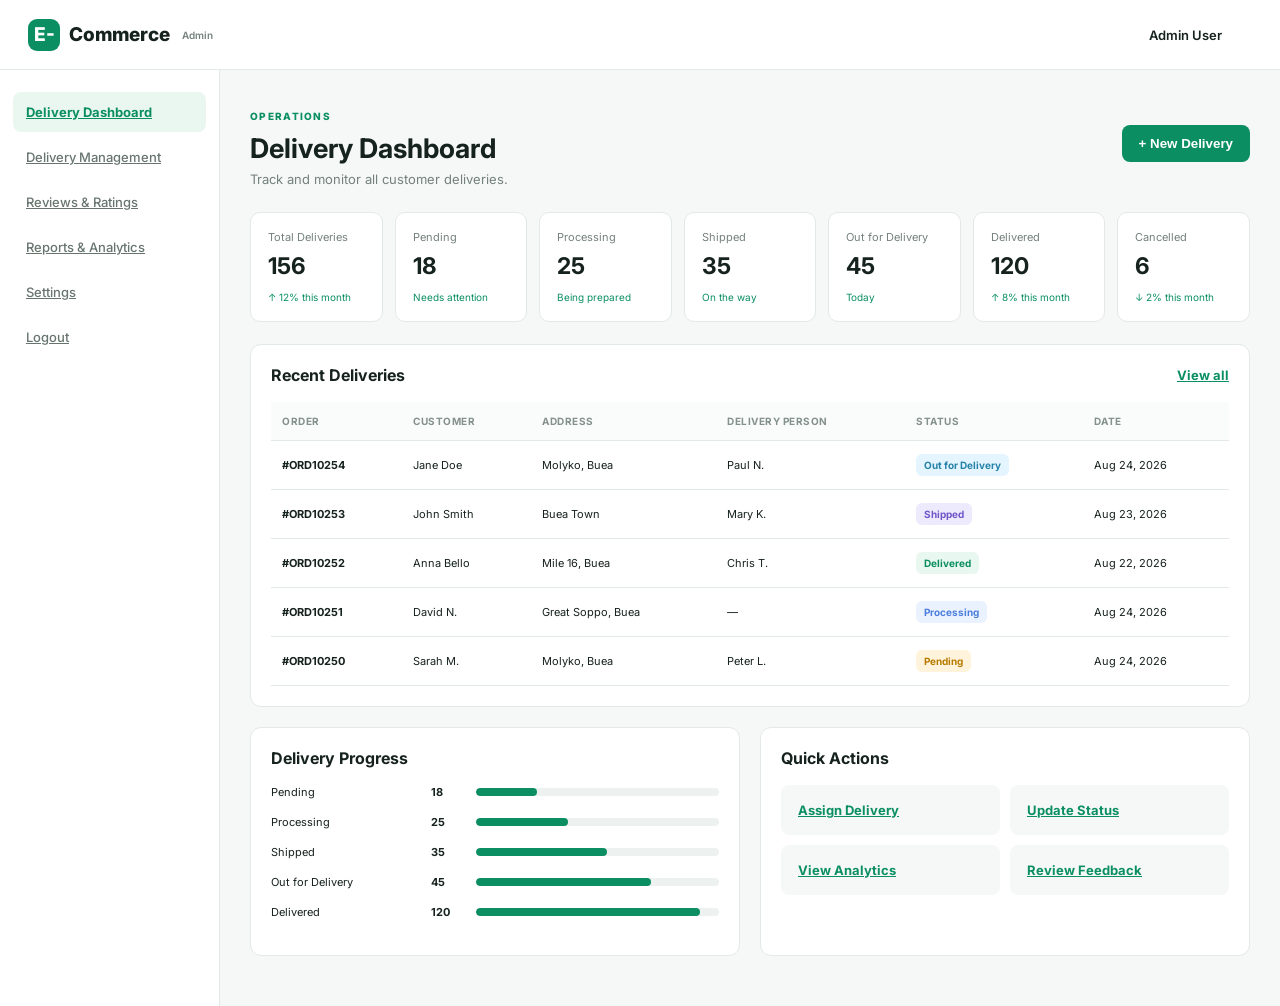
<file: delivery-dashboard.html>
<!doctype html>
<html lang="en">
<head>
  <meta charset="utf-8">
  <meta name="viewport" content="width=device-width,initial-scale=1">
  <title>Delivery Dashboard | ShopEase Admin</title>
  <link rel="preconnect" href="https://fonts.googleapis.com">
  <link rel="preconnect" href="https://fonts.gstatic.com" crossorigin>
  <link href="https://fonts.googleapis.com/css2?family=Inter:wght@400;500;600;700;800&display=swap" rel="stylesheet">
  <link rel="stylesheet" href="assets/css/style.css">
</head>
<body>
  <header class="topbar">
    <div class="brand"><span class="brandmark">E-</span> Commerce <small>Admin</small></div>
    <div class="top-actions"><span></span><span class="user">Admin User</span><button></button></div>
  </header>
  <div class="layout">
    <aside class="sidebar">
      <nav>
        <a class="active" href="delivery-dashboard.html"><span>Delivery Dashboard</span></a>
        <a href="delivery-management.html"> <span>Delivery Management</span></a>
        <a href="reviews.html"> <span>Reviews &amp; Ratings</span></a>
        <a href="reports.html"> <span>Reports &amp; Analytics</span></a>
        <a href="#"> <span>Settings</span></a>
        <a href="#"> <span>Logout</span></a>
      </nav>
    </aside>
    <main class="content">
      <div class="page-head">
        <div>
          <p class="eyebrow">OPERATIONS</p>
          <h1>Delivery Dashboard</h1>
          <p>Track and monitor all customer deliveries.</p>
        </div>
        <button class="btn primary">+ New Delivery</button>
      </div>

      <div class="stats">
        <div class="stat"><span>Total Deliveries</span><strong>156</strong><small>↑ 12% this month</small></div>
        <div class="stat"><span>Pending</span><strong>18</strong><small>Needs attention</small></div>
        <div class="stat"><span>Processing</span><strong>25</strong><small>Being prepared</small></div>
        <div class="stat"><span>Shipped</span><strong>35</strong><small>On the way</small></div>
        <div class="stat"><span>Out for Delivery</span><strong>45</strong><small>Today</small></div>
        <div class="stat"><span>Delivered</span><strong>120</strong><small>↑ 8% this month</small></div>
        <div class="stat"><span>Cancelled</span><strong>6</strong><small>↓ 2% this month</small></div>
      </div>

      <section class="panel">
        <div class="panel-head">
          <h2>Recent Deliveries</h2>
          <a href="delivery-management.html">View all </a>
        </div>
        <div class="table-wrap">
          <table>
            <thead>
              <tr>
                <th>Order</th>
                <th>Customer</th>
                <th>Address</th>
                <th>Delivery Person</th>
                <th>Status</th>
                <th>Date</th>
              </tr>
            </thead>
            <tbody>
              <tr><td><b>#ORD10254</b></td><td>Jane Doe</td><td>Molyko, Buea</td><td>Paul N.</td><td><span class="status out-for-delivery">Out for Delivery</span></td><td>Aug 24, 2026</td></tr>
              <tr><td><b>#ORD10253</b></td><td>John Smith</td><td>Buea Town</td><td>Mary K.</td><td><span class="status shipped">Shipped</span></td><td>Aug 23, 2026</td></tr>
              <tr><td><b>#ORD10252</b></td><td>Anna Bello</td><td>Mile 16, Buea</td><td>Chris T.</td><td><span class="status delivered">Delivered</span></td><td>Aug 22, 2026</td></tr>
              <tr><td><b>#ORD10251</b></td><td>David N.</td><td>Great Soppo, Buea</td><td>—</td><td><span class="status processing">Processing</span></td><td>Aug 24, 2026</td></tr>
              <tr><td><b>#ORD10250</b></td><td>Sarah M.</td><td>Molyko, Buea</td><td>Peter L.</td><td><span class="status pending">Pending</span></td><td>Aug 24, 2026</td></tr>
            </tbody>
          </table>
        </div>
      </section>

      <section class="grid-two">
        <div class="panel">
          <div class="panel-head"><h2>Delivery Progress</h2></div>
          <div class="progress-list">
            <div><span>Pending</span><b>18</b><i><em style="width:25%"></em></i></div>
            <div><span>Processing</span><b>25</b><i><em style="width:38%"></em></i></div>
            <div><span>Shipped</span><b>35</b><i><em style="width:54%"></em></i></div>
            <div><span>Out for Delivery</span><b>45</b><i><em style="width:72%"></em></i></div>
            <div><span>Delivered</span><b>120</b><i><em style="width:92%"></em></i></div>
          </div>
        </div>
        <div class="panel">
          <div class="panel-head"><h2>Quick Actions</h2></div>
          <div class="quick">
            <a href="delivery-management.html">Assign Delivery</a>
            <a href="delivery-management.html"> Update Status</a>
            <a href="reports.html"> View Analytics</a>
            <a href="reviews.html"> Review Feedback</a>
          </div>
        </div>
      </section>
    </main>
  </div>
  <script src="assets/js/app.js"></script>
</body>
</html>
</file>
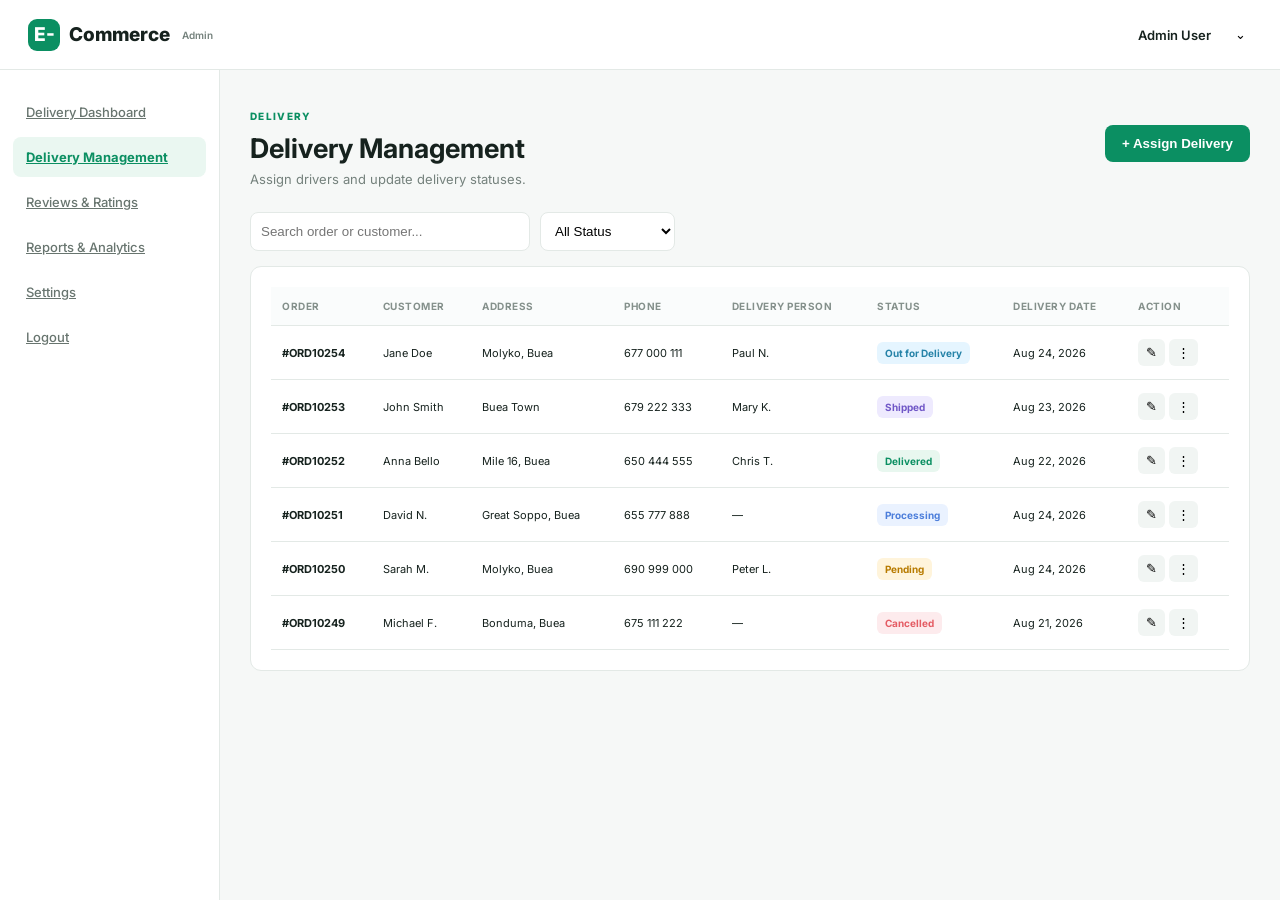
<file: delivery-management.html>
<!doctype html>
<html lang="en">
<head>
  <meta charset="utf-8">
  <meta name="viewport" content="width=device-width,initial-scale=1">
  <title>Delivery Management | ShopEase Admin</title>
  <link rel="preconnect" href="https://fonts.googleapis.com">
  <link rel="preconnect" href="https://fonts.gstatic.com" crossorigin>
  <link href="https://fonts.googleapis.com/css2?family=Inter:wght@400;500;600;700;800&display=swap" rel="stylesheet">
  <link rel="stylesheet" href="assets/css/style.css">
</head>
<body>
  <header class="topbar">
    <div class="brand"><span class="brandmark">E-</span> Commerce <small>Admin</small></div>
    <div class="top-actions"><span></span><span class="user">Admin User</span><button>⌄</button></div>
  </header>
  <div class="layout">
    <aside class="sidebar">
      <nav>
        <a href="delivery-dashboard.html"><span>Delivery Dashboard</span></a>
        <a class="active" href="delivery-management.html"> <span>Delivery Management</span></a>
        <a href="reviews.html"> <span>Reviews &amp; Ratings</span></a>
        <a href="reports.html"> <span>Reports &amp; Analytics</span></a>
        <a href="#"><span>Settings</span></a>
        <a href="#"> <span>Logout</span></a>
      </nav>
    </aside>
    <main class="content">
      <div class="page-head">
        <div>
          <p class="eyebrow">DELIVERY</p>
          <h1>Delivery Management</h1>
          <p>Assign drivers and update delivery statuses.</p>
        </div>
        <button class="btn primary" onclick="alert('Delivery form can be connected to your database.')">+ Assign Delivery</button>
      </div>

      <div class="toolbar">
        <input id="deliverySearch" placeholder="Search order or customer..." onkeyup="filterTable('deliverySearch','deliveryTable')">
        <select>
          <option>All Status</option>
          <option>Pending</option>
          <option>Processing</option>
          <option>Shipped</option>
          <option>Out for Delivery</option>
          <option>Delivered</option>
          <option>Cancelled</option>
        </select>
      </div>

      <section class="panel">
        <div class="table-wrap">
          <table id="deliveryTable">
            <thead>
              <tr>
                <th>Order</th>
                <th>Customer</th>
                <th>Address</th>
                <th>Phone</th>
                <th>Delivery Person</th>
                <th>Status</th>
                <th>Delivery Date</th>
                <th>Action</th>
              </tr>
            </thead>
            <tbody>
              <tr><td><b>#ORD10254</b></td><td>Jane Doe</td><td>Molyko, Buea</td><td>677 000 111</td><td>Paul N.</td><td><span class="status out-for-delivery">Out for Delivery</span></td><td>Aug 24, 2026</td><td><button class="action" onclick="updateDelivery('#ORD10254')">✎</button><button class="action">⋮</button></td></tr>
              <tr><td><b>#ORD10253</b></td><td>John Smith</td><td>Buea Town</td><td>679 222 333</td><td>Mary K.</td><td><span class="status shipped">Shipped</span></td><td>Aug 23, 2026</td><td><button class="action" onclick="updateDelivery('#ORD10253')">✎</button><button class="action">⋮</button></td></tr>
              <tr><td><b>#ORD10252</b></td><td>Anna Bello</td><td>Mile 16, Buea</td><td>650 444 555</td><td>Chris T.</td><td><span class="status delivered">Delivered</span></td><td>Aug 22, 2026</td><td><button class="action" onclick="updateDelivery('#ORD10252')">✎</button><button class="action">⋮</button></td></tr>
              <tr><td><b>#ORD10251</b></td><td>David N.</td><td>Great Soppo, Buea</td><td>655 777 888</td><td>—</td><td><span class="status processing">Processing</span></td><td>Aug 24, 2026</td><td><button class="action" onclick="updateDelivery('#ORD10251')">✎</button><button class="action">⋮</button></td></tr>
              <tr><td><b>#ORD10250</b></td><td>Sarah M.</td><td>Molyko, Buea</td><td>690 999 000</td><td>Peter L.</td><td><span class="status pending">Pending</span></td><td>Aug 24, 2026</td><td><button class="action" onclick="updateDelivery('#ORD10250')">✎</button><button class="action">⋮</button></td></tr>
              <tr><td><b>#ORD10249</b></td><td>Michael F.</td><td>Bonduma, Buea</td><td>675 111 222</td><td>—</td><td><span class="status cancelled">Cancelled</span></td><td>Aug 21, 2026</td><td><button class="action" onclick="updateDelivery('#ORD10249')">✎</button><button class="action">⋮</button></td></tr>
            </tbody>
          </table>
        </div>
      </section>
    </main>
  </div>
  <script src="assets/js/app.js"></script>
</body>
</html>
</file>
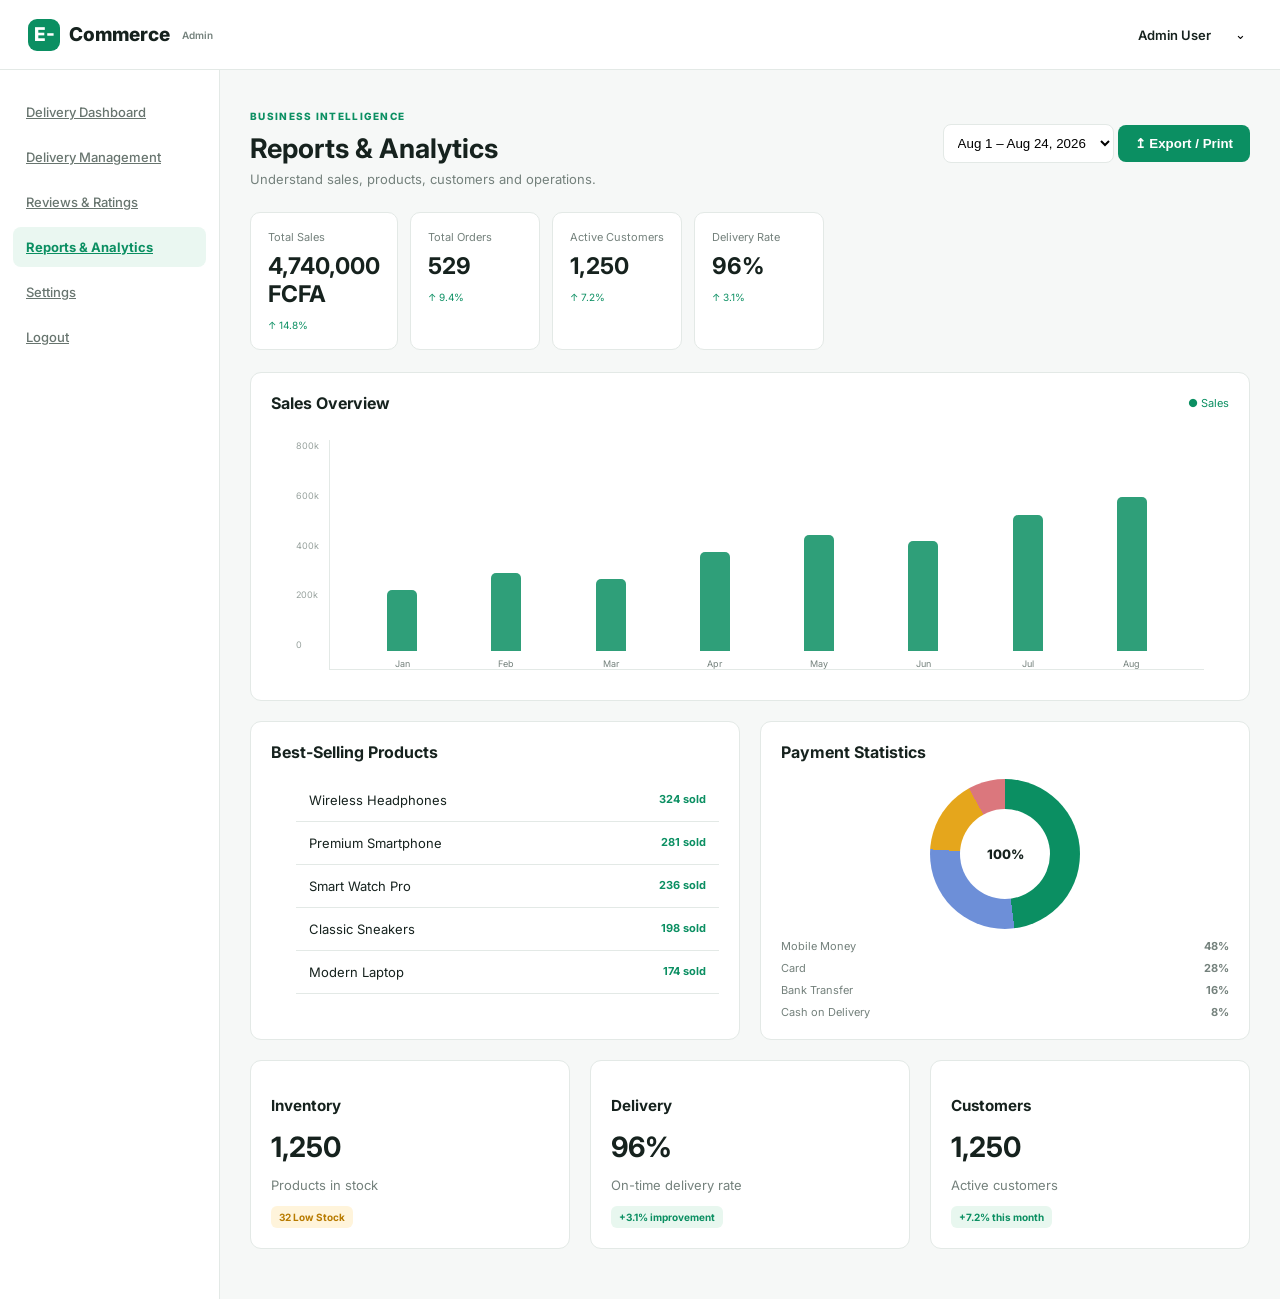
<file: reports.html>
<!doctype html>
<html lang="en">
<head>
  <meta charset="utf-8">
  <meta name="viewport" content="width=device-width,initial-scale=1">
  <title>Reports &amp; Analytics | ShopEase Admin</title>
  <link rel="preconnect" href="https://fonts.googleapis.com">
  <link rel="preconnect" href="https://fonts.gstatic.com" crossorigin>
  <link href="https://fonts.googleapis.com/css2?family=Inter:wght@400;500;600;700;800&display=swap" rel="stylesheet">
  <link rel="stylesheet" href="assets/css/style.css">
</head>
<body>
  <header class="topbar">
    <div class="brand"><span class="brandmark">E-</span> Commerce <small>Admin</small></div>
    <div class="top-actions"><span></span><span class="user">Admin User</span><button>⌄</button></div>
  </header>
  <div class="layout">
    <aside class="sidebar">
      <nav>
        <a href="delivery-dashboard.html"> <span>Delivery Dashboard</span></a>
        <a href="delivery-management.html"><span>Delivery Management</span></a>
        <a href="reviews.html"> <span>Reviews &amp; Ratings</span></a>
        <a class="active" href="reports.html"> <span>Reports &amp; Analytics</span></a>
        <a href="#"> <span>Settings</span></a>
        <a href="#"><span>Logout</span></a>
      </nav>
    </aside>
    <main class="content">
      <div class="page-head">
        <div>
          <p class="eyebrow">BUSINESS INTELLIGENCE</p>
          <h1>Reports &amp; Analytics</h1>
          <p>Understand sales, products, customers and operations.</p>
        </div>
        <div>
          <select class="date-filter">
            <option>Aug 1 – Aug 24, 2026</option>
            <option>Last 30 days</option>
            <option>Last 6 months</option>
          </select>
          <button class="btn primary" onclick="window.print()">↥ Export / Print</button>
        </div>
      </div>

      <div class="stats">
        <div class="stat"><span>Total Sales</span><strong>4,740,000 FCFA</strong><small>↑ 14.8%</small></div>
        <div class="stat"><span>Total Orders</span><strong>529</strong><small>↑ 9.4%</small></div>
        <div class="stat"><span>Active Customers</span><strong>1,250</strong><small>↑ 7.2%</small></div>
        <div class="stat"><span>Delivery Rate</span><strong>96%</strong><small>↑ 3.1%</small></div>
      </div>

      <section class="panel chart-panel">
        <div class="panel-head"><h2>Sales Overview</h2><span class="legend">● Sales</span></div>
        <div class="chart">
          <div class="ylabels"><span>800k</span><span>600k</span><span>400k</span><span>200k</span><span>0</span></div>
          <div class="bars">
            <div class="bar-col"><div class="bar" style="height: 61px" title="320,000 FCFA"></div><span>Jan</span></div>
            <div class="bar-col"><div class="bar" style="height: 78px" title="410,000 FCFA"></div><span>Feb</span></div>
            <div class="bar-col"><div class="bar" style="height: 72px" title="380,000 FCFA"></div><span>Mar</span></div>
            <div class="bar-col"><div class="bar" style="height: 99px" title="520,000 FCFA"></div><span>Apr</span></div>
            <div class="bar-col"><div class="bar" style="height: 116px" title="610,000 FCFA"></div><span>May</span></div>
            <div class="bar-col"><div class="bar" style="height: 110px" title="580,000 FCFA"></div><span>Jun</span></div>
            <div class="bar-col"><div class="bar" style="height: 136px" title="720,000 FCFA"></div><span>Jul</span></div>
            <div class="bar-col"><div class="bar" style="height: 154px" title="810,000 FCFA"></div><span>Aug</span></div>
          </div>
        </div>
      </section>

      <section class="grid-two">
        <div class="panel">
          <div class="panel-head"><h2>Best-Selling Products</h2></div>
          <ol class="rank-list">
            <li><span>Wireless Headphones</span><b>324 sold</b></li>
            <li><span>Premium Smartphone</span><b>281 sold</b></li>
            <li><span>Smart Watch Pro</span><b>236 sold</b></li>
            <li><span>Classic Sneakers</span><b>198 sold</b></li>
            <li><span>Modern Laptop</span><b>174 sold</b></li>
          </ol>
        </div>
        <div class="panel">
          <div class="panel-head"><h2>Payment Statistics</h2></div>
          <div class="donut"><div class="donut-hole">100%</div></div>
          <div class="legend-list">
            <span>Mobile Money <b>48%</b></span>
            <span>Card <b>28%</b></span>
            <span>Bank Transfer <b>16%</b></span>
            <span>Cash on Delivery <b>8%</b></span>
          </div>
        </div>
      </section>

      <section class="grid-three">
        <div class="panel"><h3>Inventory</h3><strong class="big-number">1,250</strong><p>Products in stock</p><span class="status pending">32 Low Stock</span></div>
        <div class="panel"><h3>Delivery</h3><strong class="big-number">96%</strong><p>On-time delivery rate</p><span class="status delivered">+3.1% improvement</span></div>
        <div class="panel"><h3>Customers</h3><strong class="big-number">1,250</strong><p>Active customers</p><span class="status approved">+7.2% this month</span></div>
      </section>
    </main>
  </div>
  <script src="assets/js/app.js"></script>
</body>
</html>
</file>
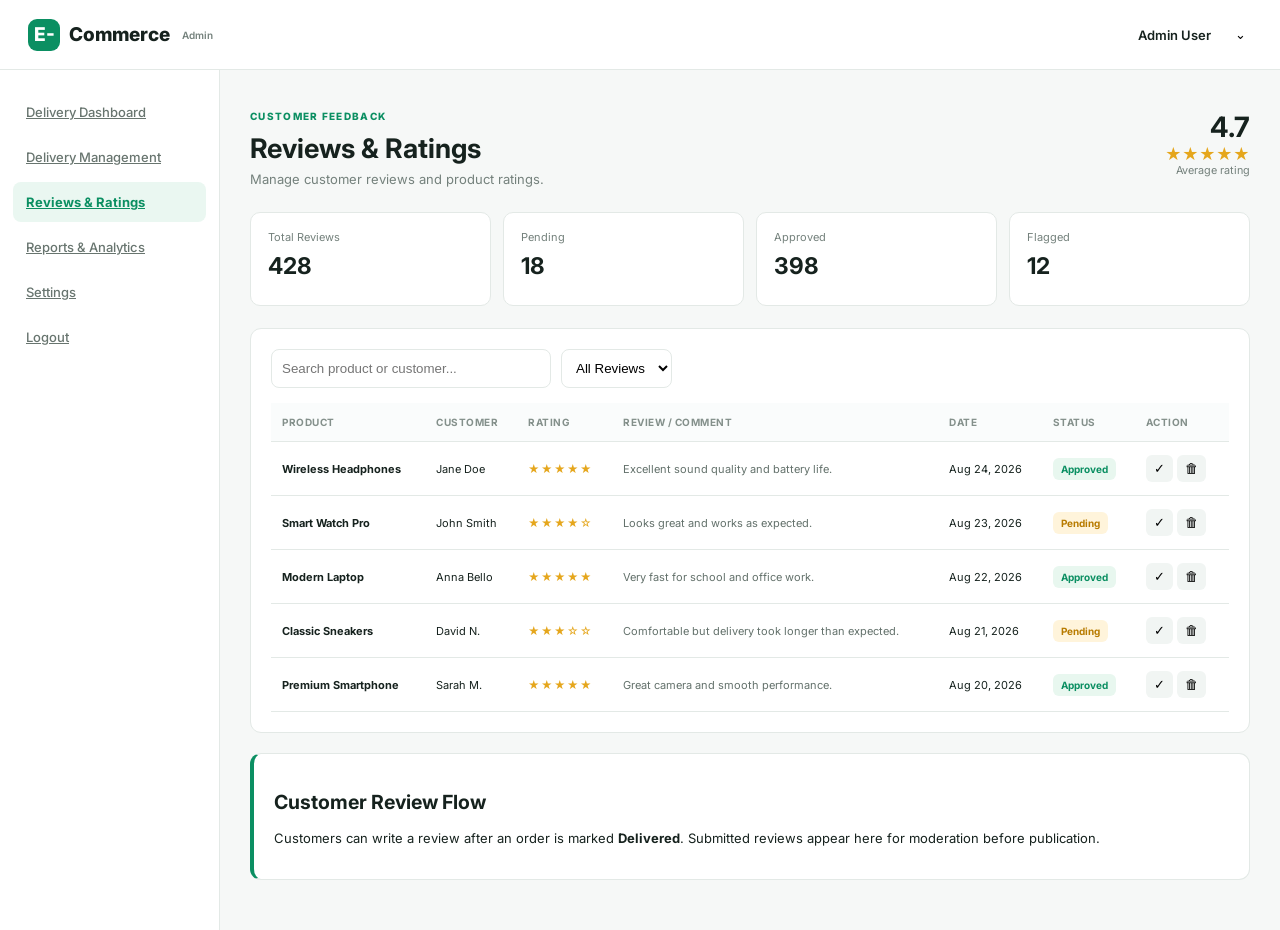
<file: reviews.html>
<!doctype html>
<html lang="en">
<head>
  <meta charset="utf-8">
  <meta name="viewport" content="width=device-width,initial-scale=1">
  <title>Reviews &amp; Ratings | ShopEase Admin</title>
  <link rel="preconnect" href="https://fonts.googleapis.com">
  <link rel="preconnect" href="https://fonts.gstatic.com" crossorigin>
  <link href="https://fonts.googleapis.com/css2?family=Inter:wght@400;500;600;700;800&display=swap" rel="stylesheet">
  <link rel="stylesheet" href="assets/css/style.css">
</head>
<body>
  <header class="topbar">
    <div class="brand"><span class="brandmark">E-</span> Commerce <small>Admin</small></div>
    <div class="top-actions"><span></span><span class="user">Admin User</span><button>⌄</button></div>
  </header>
  <div class="layout">
    <aside class="sidebar">
      <nav>
        <a href="delivery-dashboard.html"> <span>Delivery Dashboard</span></a>
        <a href="delivery-management.html"> <span>Delivery Management</span></a>
        <a class="active" href="reviews.html"> <span>Reviews &amp; Ratings</span></a>
        <a href="reports.html"><span>Reports &amp; Analytics</span></a>
        <a href="#"> <span>Settings</span></a>
        <a href="#"><span>Logout</span></a>
      </nav>
    </aside>
    <main class="content">
      <div class="page-head">
        <div>
          <p class="eyebrow">CUSTOMER FEEDBACK</p>
          <h1>Reviews &amp; Ratings</h1>
          <p>Manage customer reviews and product ratings.</p>
        </div>
        <div class="rating-summary"><strong>4.7</strong><span>★★★★★</span><small>Average rating</small></div>
      </div>

      <div class="stats mini">
        <div class="stat"><span>Total Reviews</span><strong>428</strong></div>
        <div class="stat"><span>Pending</span><strong>18</strong></div>
        <div class="stat"><span>Approved</span><strong>398</strong></div>
        <div class="stat"><span>Flagged</span><strong>12</strong></div>
      </div>

      <section class="panel">
        <div class="toolbar">
          <input id="reviewSearch" placeholder="Search product or customer..." onkeyup="filterTable('reviewSearch','reviewTable')">
          <select>
            <option>All Reviews</option>
            <option>Pending</option>
            <option>Approved</option>
            <option>Rejected</option>
          </select>
        </div>

        <div class="table-wrap">
          <table id="reviewTable">
            <thead>
              <tr>
                <th>Product</th>
                <th>Customer</th>
                <th>Rating</th>
                <th>Review / Comment</th>
                <th>Date</th>
                <th>Status</th>
                <th>Action</th>
              </tr>
            </thead>
            <tbody>
              <tr><td><b>Wireless Headphones</b></td><td>Jane Doe</td><td><span class="stars">★★★★★</span></td><td class="comment">Excellent sound quality and battery life.</td><td>Aug 24, 2026</td><td><span class="status approved">Approved</span></td><td><button class="action" onclick="reviewAction('Approved')">✓</button><button class="action" onclick="alert('Review deleted in demo mode.')">🗑</button></td></tr>
              <tr><td><b>Smart Watch Pro</b></td><td>John Smith</td><td><span class="stars">★★★★☆</span></td><td class="comment">Looks great and works as expected.</td><td>Aug 23, 2026</td><td><span class="status pending">Pending</span></td><td><button class="action" onclick="reviewAction('Pending')">✓</button><button class="action" onclick="alert('Review deleted in demo mode.')">🗑</button></td></tr>
              <tr><td><b>Modern Laptop</b></td><td>Anna Bello</td><td><span class="stars">★★★★★</span></td><td class="comment">Very fast for school and office work.</td><td>Aug 22, 2026</td><td><span class="status approved">Approved</span></td><td><button class="action" onclick="reviewAction('Approved')">✓</button><button class="action" onclick="alert('Review deleted in demo mode.')">🗑</button></td></tr>
              <tr><td><b>Classic Sneakers</b></td><td>David N.</td><td><span class="stars">★★★☆☆</span></td><td class="comment">Comfortable but delivery took longer than expected.</td><td>Aug 21, 2026</td><td><span class="status pending">Pending</span></td><td><button class="action" onclick="reviewAction('Pending')">✓</button><button class="action" onclick="alert('Review deleted in demo mode.')">🗑</button></td></tr>
              <tr><td><b>Premium Smartphone</b></td><td>Sarah M.</td><td><span class="stars">★★★★★</span></td><td class="comment">Great camera and smooth performance.</td><td>Aug 20, 2026</td><td><span class="status approved">Approved</span></td><td><button class="action" onclick="reviewAction('Approved')">✓</button><button class="action" onclick="alert('Review deleted in demo mode.')">🗑</button></td></tr>
            </tbody>
          </table>
        </div>
      </section>

      <section class="panel review-guide">
        <h2>Customer Review Flow</h2>
        <p>Customers can write a review after an order is marked <b>Delivered</b>. Submitted reviews appear here for moderation before publication.</p>
      </section>
    </main>
  </div>
  <script src="assets/js/app.js"></script>
</body>
</html>
</file>
<file: assets/css/style.css>
:root{--green:#0b8f62;--dark:#16221e;--bg:#f6f8f7;--white:#fff;--muted:#74817c;--border:#e3e9e6;--yellow:#e5a61c;--red:#e45c64;--blue:#4c7edb}
*{box-sizing:border-box}body{margin:0;font-family:Inter,Arial,sans-serif;background:var(--bg);color:var(--dark);font-size:13px}.topbar{height:70px;background:#fff;border-bottom:1px solid var(--border);display:flex;align-items:center;justify-content:space-between;padding:0 28px;position:sticky;top:0;z-index:20}.brand{font-size:19px;font-weight:800;display:flex;gap:9px;align-items:center}.brandmark{background:var(--green);color:#fff;width:32px;height:32px;border-radius:9px;display:grid;place-items:center}.brand small{font-size:10px;color:var(--muted);font-weight:600;margin-left:3px}.top-actions{display:flex;align-items:center;gap:18px;color:var(--muted)}.user{color:var(--dark);font-weight:600}.top-actions button{border:0;background:none}.layout{display:flex;min-height:calc(100vh - 70px)}.sidebar{width:220px;background:#fff;border-right:1px solid var(--border);padding:22px 13px}.sidebar nav{display:flex;flex-direction:column;gap:5px}.sidebar a{padding:12px 13px;border-radius:8px;color:#68756f;font-weight:500;display:flex;gap:12px;align-items:center}.sidebar a.active,.sidebar a:hover{background:#eaf7f1;color:var(--green);font-weight:700}.content{flex:1;padding:30px;max-width:1500px}.page-head{display:flex;justify-content:space-between;align-items:center;margin-bottom:25px}.page-head h1{margin:6px 0;font-size:27px}.page-head p:not(.eyebrow){color:var(--muted);margin:0}.eyebrow{font-size:10px;letter-spacing:1.3px;color:var(--green);font-weight:800}.btn{border:0;border-radius:8px;padding:11px 17px;font-weight:700;cursor:pointer}.primary{background:var(--green);color:white}.stats{display:grid;grid-template-columns:repeat(7,1fr);gap:12px;margin-bottom:22px}.stats.mini{grid-template-columns:repeat(4,1fr)}.stat{background:#fff;border:1px solid var(--border);border-radius:10px;padding:17px}.stat span{display:block;color:var(--muted);font-size:11px}.stat strong{display:block;font-size:23px;margin:8px 0}.stat small{color:var(--green);font-size:10px}.panel{background:#fff;border:1px solid var(--border);border-radius:11px;padding:20px;margin-bottom:20px}.panel-head{display:flex;justify-content:space-between;align-items:center;margin-bottom:17px}.panel-head h2{font-size:16px;margin:0}.panel-head a{color:var(--green);font-weight:700}.table-wrap{overflow-x:auto}table{width:100%;border-collapse:collapse;min-width:800px}th{text-align:left;font-size:10px;text-transform:uppercase;color:#84908b;letter-spacing:.5px;background:#fafcfc}th,td{padding:13px 11px;border-bottom:1px solid var(--border)}td{font-size:11px}.status{display:inline-block;padding:5px 8px;border-radius:6px;font-size:10px;font-weight:700}.pending{background:#fff4db;color:#b87b00}.processing{background:#eaf2ff;color:#4c7edb}.shipped{background:#eeeafe;color:#7057c7}.out-for-delivery{background:#e5f5ff;color:#2683a8}.delivered,.approved{background:#e8f7ef;color:var(--green)}.cancelled,.rejected{background:#fdebed;color:var(--red)}.grid-two{display:grid;grid-template-columns:1fr 1fr;gap:20px}.grid-three{display:grid;grid-template-columns:repeat(3,1fr);gap:20px}.progress-list>div{display:grid;grid-template-columns:150px 35px 1fr;align-items:center;gap:10px;margin:16px 0;font-size:11px}.progress-list i{height:8px;background:#edf1ef;border-radius:20px;overflow:hidden}.progress-list em{display:block;height:100%;background:var(--green);border-radius:20px}.quick{display:grid;grid-template-columns:1fr 1fr;gap:10px}.quick a{padding:17px;background:#f5f8f7;border-radius:8px;color:var(--green);font-weight:700}.toolbar{display:flex;gap:10px;margin-bottom:15px}.toolbar input,.toolbar select,.date-filter{border:1px solid var(--border);background:#fff;border-radius:8px;padding:10px;outline:none}.toolbar input{width:280px}.action{border:0;background:#f1f5f3;border-radius:6px;padding:6px 8px;margin-right:4px;cursor:pointer}.stars{color:var(--yellow);letter-spacing:1px}.comment{max-width:300px;color:#63716b}.rating-summary{display:grid;text-align:right}.rating-summary strong{font-size:28px}.rating-summary span{color:var(--yellow);font-size:16px}.rating-summary small{color:var(--muted)}.review-guide{border-left:4px solid var(--green)}.chart-panel{min-height:320px}.chart{height:250px;display:flex;padding:10px 25px}.ylabels{display:flex;flex-direction:column;justify-content:space-between;color:#98a29e;font-size:9px;padding-bottom:20px}.bars{display:flex;align-items:end;justify-content:space-around;flex:1;border-left:1px solid var(--border);border-bottom:1px solid var(--border);margin-left:10px;padding:0 20px}.bar-col{height:100%;display:flex;flex-direction:column;justify-content:end;align-items:center;gap:7px}.bar{width:30px;background:var(--green);border-radius:5px 5px 0 0;opacity:.85}.bar-col span{font-size:9px;color:var(--muted)}.legend{color:var(--green);font-size:11px}.rank-list{margin:0;padding-left:25px}.rank-list li{padding:13px;border-bottom:1px solid var(--border);display:flex;justify-content:space-between}.rank-list b{color:var(--green);font-size:11px}.donut{width:150px;height:150px;border-radius:50%;margin:10px auto;background:conic-gradient(var(--green) 0 48%,#6d8fd8 48% 76%,#e5a61c 76% 92%,#db777d 92% 100%);display:grid;place-items:center}.donut-hole{width:90px;height:90px;background:#fff;border-radius:50%;display:grid;place-items:center;font-weight:800}.legend-list{display:grid;gap:8px}.legend-list span{display:flex;justify-content:space-between;color:var(--muted);font-size:11px}.big-number{font-size:28px;display:block;margin:14px 0 5px}.grid-three .panel p{color:var(--muted)}@media(max-width:1100px){.stats{grid-template-columns:repeat(4,1fr)}.sidebar{width:190px}}@media(max-width:800px){.sidebar{display:none}.content{padding:20px}.stats,.stats.mini{grid-template-columns:repeat(2,1fr)}.grid-two,.grid-three{grid-template-columns:1fr}.page-head{align-items:flex-start;gap:15px;flex-direction:column}.topbar{padding:0 15px}}
@media print{.sidebar,.topbar,.btn,.toolbar{display:none}.content{padding:0}.panel{break-inside:avoid}}
</file>
